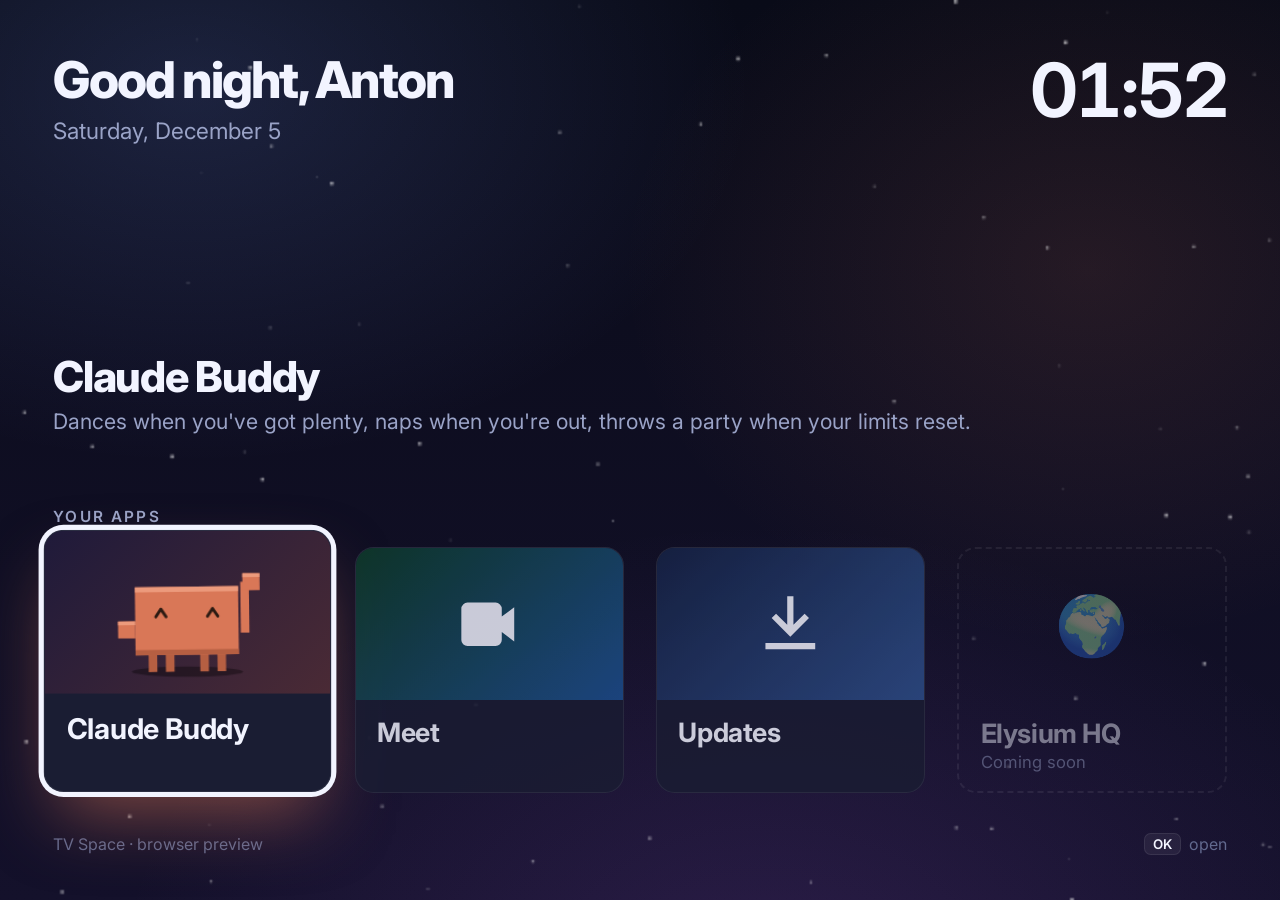
<file: index.html>
<!doctype html>
<html lang="en">
<head>
<meta charset="utf-8">
<meta name="viewport" content="width=device-width, initial-scale=1">
<title>TV Space</title>
<link rel="preconnect" href="https://fonts.googleapis.com">
<link href="https://fonts.googleapis.com/css2?family=Inter:wght@400;500;600;700;800&display=swap" rel="stylesheet">
<link rel="stylesheet" href="shared/tv.css?v=20261021082054">
<style>
  body {
    background:
      radial-gradient(60rem 40rem at 15% 10%, rgba(124, 156, 255, 0.16), transparent 70%),
      radial-gradient(50rem 40rem at 85% 30%, rgba(217, 119, 87, 0.12), transparent 70%),
      radial-gradient(70rem 50rem at 60% 110%, rgba(160, 90, 220, 0.16), transparent 70%),
      linear-gradient(180deg, #090b18, #14112b);
  }
  #stars { position: fixed; inset: 0; width: 100%; height: 100%; }

  main { position: relative; height: 100%; padding: 4rem var(--gutter) 3.4rem; display: flex; flex-direction: column; }

  .top { display: flex; justify-content: space-between; align-items: flex-start; }
  .greeting { font-size: 3.8rem; font-weight: 800; letter-spacing: -0.035em; line-height: 1.05; }
  .date { font-size: 1.7rem; color: var(--muted); margin-top: 0.8rem; }
  .clock { font-size: 5.6rem; font-weight: 700; letter-spacing: -0.04em; line-height: 1; text-align: right; }
  .clock-sub { font-size: 1.3rem; color: var(--muted); text-align: right; margin-top: 0.6rem; }

  /* The hero takes whatever height is left between the header and the tiles, bottom-aligned. */
  .hero { flex: 1; min-height: 0; overflow: hidden; display: flex; flex-direction: column; justify-content: flex-end; padding-bottom: 2.4rem; max-width: 84rem; }
  .shelf { flex: none; }
  .hero-name { font-size: 3.2rem; font-weight: 800; letter-spacing: -0.03em; line-height: 1.1; }
  .hero-desc { font-size: 1.6rem; color: var(--muted); margin-top: 0.5rem; white-space: nowrap; overflow: hidden; text-overflow: ellipsis; }
  .hero-live { display: flex; align-items: center; gap: 0.9rem; font-size: 1.5rem; font-weight: 600; margin-top: 1.1rem; min-height: 2rem; }
  .hero > * { flex: none; transition: opacity 0.25s; }
  .hero.swap > * { opacity: 0; }
  .shelf .eyebrow { margin-bottom: 1.6rem; }
  .tiles { display: flex; gap: 2.4rem; }

  .tile {
    position: relative; width: 20.2rem; flex: none;
    border-radius: var(--radius); background: var(--surface-solid); border: 1px solid var(--line);
    overflow: hidden; opacity: 0.82;
    transition: transform 0.22s cubic-bezier(0.2, 0.9, 0.3, 1.2), opacity 0.22s;
  }
  .tile:focus {
    opacity: 1; transform: scale(1.07) translateY(-0.6rem);
    box-shadow: 0 0 0 0.35rem var(--text), 0 2.4rem 5rem -1rem var(--glow, rgba(124, 156, 255, 0.5));
  }
  .art { position: relative; height: 11.4rem; background: var(--art); }
  .art canvas { position: absolute; inset: 0; width: 100%; height: 100%; }
  .art .icon { position: absolute; inset: 0; display: grid; place-content: center; }
  .meta { padding: 1.2rem 1.6rem 1.4rem; }
  .name { font-size: 2rem; font-weight: 700; letter-spacing: -0.015em; }
  .desc { font-size: 1.25rem; color: var(--muted); margin-top: 0.2rem; }

  .chip {
    position: absolute; left: 1rem; top: 1rem;
    padding: 0.35rem 0.9rem; border-radius: 2rem;
    background: rgba(11, 13, 26, 0.8);
    font-size: 1.2rem; font-weight: 700; display: flex; align-items: center; gap: 0.5rem;
  }
  .chip .swatch { width: 0.7rem; height: 0.7rem; border-radius: 50%; }
  .badge {
    position: absolute; right: 1rem; top: 1rem; padding: 0.3rem 0.9rem; border-radius: 2rem;
    background: var(--warning); color: #1a1406; font-size: 1.15rem; font-weight: 800;
  }

  .tile.soon { opacity: 0.45; background: transparent; border: 0.15rem dashed rgba(255, 255, 255, 0.16); }
  .tile.soon .art { background: transparent; }
  .tile.soon .icon { font-size: 4.4rem; filter: grayscale(0.3); }

  footer { display: flex; justify-content: space-between; margin-top: 3rem; font-size: 1.2rem; color: var(--faint); }
  footer span { display: flex; align-items: center; gap: 0.6rem; }
  [hidden] { display: none !important; }
</style>
</head>
<body>
<canvas id="stars"></canvas>
<main>
  <div class="top">
    <div>
      <div class="greeting" id="greeting">Hello</div>
      <div class="date" id="date"></div>
    </div>
    <div>
      <div class="clock tabular" id="clock"></div>
      <div class="clock-sub" id="next-reset"></div>
    </div>
  </div>

  <section class="hero" id="hero">
    <div class="hero-name" id="hero-name"></div>
    <div class="hero-desc" id="hero-desc"></div>
    <div class="hero-live" id="hero-live"></div>
  </section>

  <section class="shelf">
    <div class="eyebrow">Your apps</div>
    <div class="tiles" id="tiles"></div>
  </section>

  <footer>
    <span id="version">TV Space</span>
    <span><span class="key">OK</span> open</span>
  </footer>
</main>

<script type="module">
import { enableDpad, native, animate, fitCanvas, shortDuration, clockTime } from "./shared/tv.js?v=20261021082054";
import { Robot } from "./shared/robot.js?v=20261021082054";
import { fetchUsage, session, severityColor, POLL_MS } from "./shared/usage.js?v=20261021082054";

// The catalogue. To add an app: make a folder with an index.html next to this file and list it here.
const APPS = [
  {
    id: "claude", name: "Claude Buddy", description: "Your Claude limits, acted out by a little robot",
    long: "Dances when you've got plenty, naps when you're out, throws a party when your limits reset.",
    href: "claude/?v=20261021082054", art: "linear-gradient(135deg, #1f1a3a, #4a2a35)", glow: "rgba(217, 119, 87, 0.55)",
  },
  {
    id: "meet", name: "Meet", description: "Watch a Google Meet meeting on the big screen",
    long: "Type a meeting code and the projector joins as a guest. Experimental: watch and listen only.",
    href: "meet/?v=20261021082054", art: "linear-gradient(135deg, #0f3d2a, #1d4f8f)", glow: "rgba(52, 168, 83, 0.55)",
    icon: `<svg viewBox="0 0 24 24" style="width:5.6rem;height:5.6rem"><path fill="#f2f4ff" d="M3 7a2 2 0 0 1 2-2h9a2 2 0 0 1 2 2v2.5l4-3v11l-4-3V17a2 2 0 0 1-2 2H5a2 2 0 0 1-2-2z"/></svg>`,
  },
  {
    id: "updates", name: "Updates", description: "Check for a new version of TV Space",
    long: "New screens arrive by themselves. New versions of the app install from here.",
    action: () => native?.openUpdates(), art: "linear-gradient(135deg, #172447, #2e4f8a)", glow: "rgba(124, 156, 255, 0.55)",
  },
  { id: "elysium", name: "Elysium HQ", description: "Projects, deadlines and impact", soon: "🌍" },
];

const tiles = document.getElementById("tiles");
for (const app of APPS) {
  const el = document.createElement(app.soon ? "div" : "a");
  el.className = app.soon ? "tile soon" : "tile";
  if (!app.soon) {
    el.href = app.href ?? "#";
    el.dataset.nav = "";
    el.style.setProperty("--art", app.art);
    el.style.setProperty("--glow", app.glow);
    if (app.action) el.addEventListener("click", (e) => { e.preventDefault(); app.action(); });
    el.addEventListener("focus", () => showHero(app));
  }
  el.innerHTML = `
    <div class="art" id="art-${app.id}">${app.soon || app.icon ? `<div class="icon">${app.soon ?? app.icon}</div>` : ""}</div>
    <div class="meta">
      <div class="name">${app.name}</div>
      ${app.soon ? `<div class="desc">Coming soon</div>` : ""}
    </div>`;
  tiles.append(el);
}

// ---- Hero: describes the focused app ---------------------------------------------------------------

const live = {}; // per-app one-liners, filled in as data arrives
let heroApp = null;

function showHero(app) {
  const hero = document.getElementById("hero");
  const fill = () => {
    document.getElementById("hero-name").textContent = app.name;
    document.getElementById("hero-desc").textContent = app.long ?? app.description;
    document.getElementById("hero-live").innerHTML = live[app.id] ?? "";
  };
  if (heroApp === null) fill();
  else { hero.classList.add("swap"); setTimeout(() => { fill(); hero.classList.remove("swap"); }, 180); }
  heroApp = app;
}

function setLive(id, html) {
  live[id] = html;
  if (heroApp?.id === id) document.getElementById("hero-live").innerHTML = html;
}

enableDpad();
// Come back to the tile you left from.
const last = sessionStorage.getItem("tile");
const first = document.querySelector(`[data-nav][href^="${last}"]`) ?? document.querySelector("[data-nav]");
first.focus();
showHero(APPS.filter((app) => !app.soon)[[...document.querySelectorAll("[data-nav]")].indexOf(first)]);
tiles.addEventListener("focusin", (e) => sessionStorage.setItem("tile", e.target.getAttribute("href")));

// ---- Header ---------------------------------------------------------------------------------------

function tick() {
  const now = new Date();
  const h = now.getHours();
  const part = h < 5 ? "Good night" : h < 12 ? "Good morning" : h < 18 ? "Good afternoon" : "Good evening";
  document.getElementById("greeting").textContent = `${part}, Anton`;
  document.getElementById("date").textContent = now.toLocaleDateString([], { weekday: "long", day: "numeric", month: "long" });
  document.getElementById("clock").textContent = now.toLocaleTimeString([], { hour: "2-digit", minute: "2-digit", hour12: false });
}
tick();
setInterval(tick, 5000);

// ---- Claude Buddy tile: a live mini robot plus how much is left -----------------------------------

const art = document.getElementById("art-claude");
const mini = document.createElement("canvas");
art.append(mini);
const chip = document.createElement("div");
chip.className = "chip";
chip.hidden = true;
art.append(chip);
const miniCtx = fitCanvas(mini);
const robot = new Robot({ compact: true });

async function refreshUsage() {
  try {
    const usage = await fetchUsage();
    const s = session(usage);
    if (!s) return;
    chip.hidden = false;
    chip.innerHTML = `<span class="swatch" style="background:${severityColor(s)}"></span>${s.left}% left`;
    setLive("claude", `<span class="dot" style="background:${severityColor(s)};box-shadow:0 0 0.8rem ${severityColor(s)}"></span>${s.left}% of your session left · resets ${clockTime(s.resetsAt)}`);
    document.getElementById("next-reset").textContent = s.resetsAt
      ? `Claude resets ${clockTime(s.resetsAt)} · in ${shortDuration(s.resetsAt - Date.now())}` : "";
  } catch {}
}
refreshUsage();
setInterval(refreshUsage, POLL_MS);

// ---- Updates tile ---------------------------------------------------------------------------------

const updatesArt = document.getElementById("art-updates");
updatesArt.innerHTML = `<div class="icon"><svg width="64" height="64" viewBox="0 0 24 24" style="width:5.6rem;height:5.6rem"><path fill="#f2f4ff" d="M11 3h2v9.17l3.59-3.58L18 10l-6 6-6-6 1.41-1.41L11 12.17zM4 18h16v2H4z"/></svg></div>`;
const version = native ? JSON.parse(native.version()) : null;
document.getElementById("version").textContent = version ? `TV Space ${version.name}` : "TV Space · browser preview";

/** Called by the app once it has checked GitHub for a newer version. */
window.onTvUpdate = (info) => {
  updatesArt.querySelector(".badge")?.remove();
  if (info?.available) updatesArt.insertAdjacentHTML("beforeend", `<div class="badge">New · v${info.name}</div>`);
  setLive("updates", info?.available ? `<span class="dot stale"></span>Version ${info.name} is ready to install` : version ? `<span class="dot"></span>You're on the latest version (${version.name})` : "");
};
if (native?.updateInfo) window.onTvUpdate(JSON.parse(native.updateInfo() || "null"));

// ---- Background stars and the mini robot share one animation loop ---------------------------------

// The stars twinkle slowly, so they repaint only a few times a second; the robot gets the full frame rate.
const starCanvas = document.getElementById("stars");
const starCtx = fitCanvas(starCanvas, { maxWidth: 640 });
const stars = Array.from({ length: 70 }, () => ({ x: Math.random(), y: Math.random(), r: 0.5 + Math.random() * 1.2, p: Math.random() * 6 }));
let clock = 0;
let sinceStars = 1;

animate((dt) => {
  clock += dt;
  sinceStars += dt;
  if (sinceStars > 0.3) {
    sinceStars = 0;
    const w = starCanvas.width;
    const h = starCanvas.height;
    starCtx.clearRect(0, 0, w, h);
    starCtx.fillStyle = "#fff";
    const size = Math.max(1, 3 * (w / 1920));
    for (const s of stars) {
      starCtx.globalAlpha = 0.15 + 0.55 * Math.abs(Math.sin(clock * 0.6 + s.p));
      starCtx.fillRect(s.x * w, s.y * h, size * s.r, size * s.r);
    }
  }

  const mw = mini.width;
  const mh = mini.height;
  miniCtx.clearRect(0, 0, mw, mh);
  const u = Math.min(mw / 26, mh / 19);
  robot.step(dt, mw / u);
  robot.draw(miniCtx, mw / 2, mh * 0.86, u, dt);
});
</script>
</body>
</html>
</file>
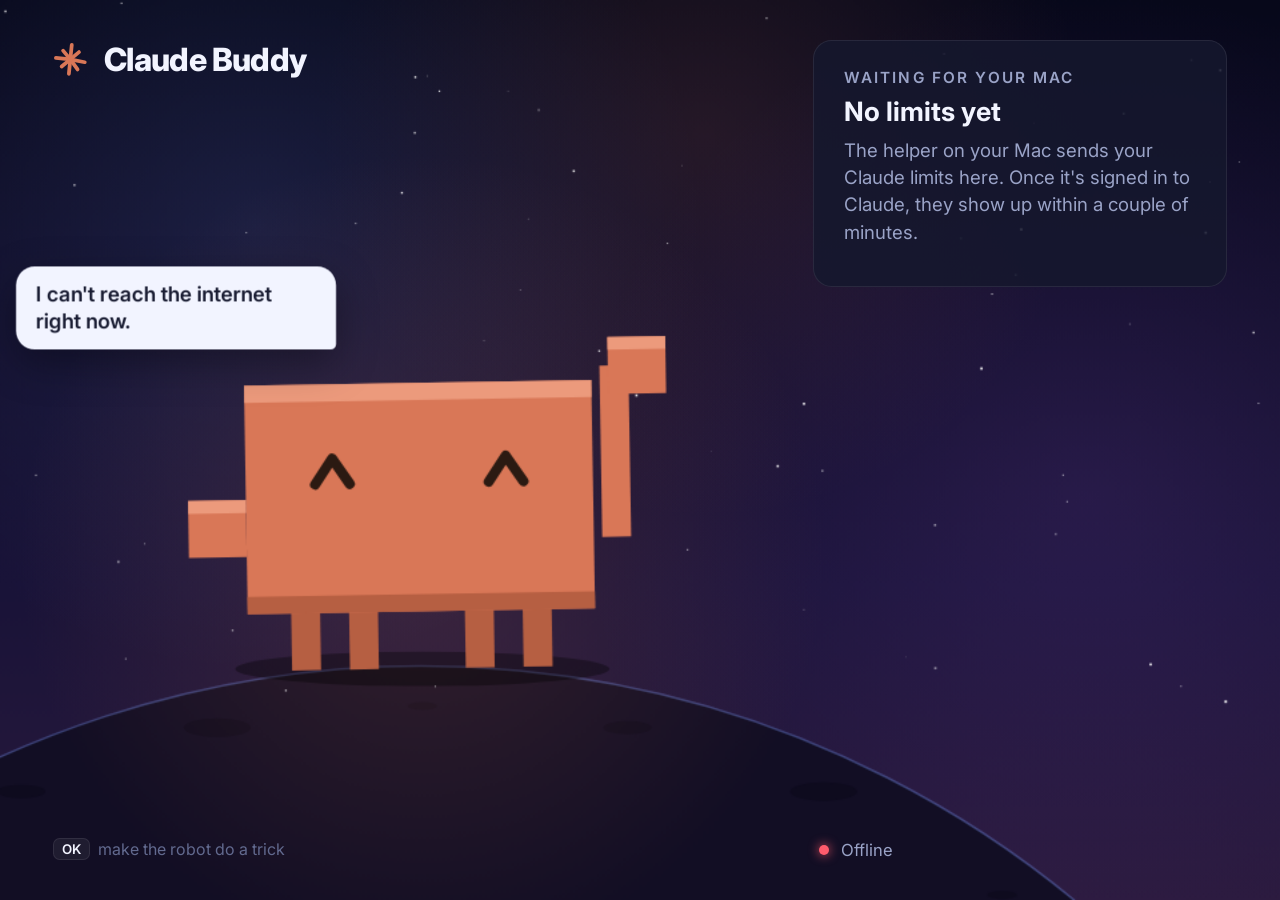
<file: claude/index.html>
<!doctype html>
<html lang="en">
<head>
<meta charset="utf-8">
<meta name="viewport" content="width=device-width, initial-scale=1">
<title>Claude Buddy</title>
<link rel="preconnect" href="https://fonts.googleapis.com">
<link href="https://fonts.googleapis.com/css2?family=Inter:wght@400;500;600;700;800&display=swap" rel="stylesheet">
<link rel="stylesheet" href="../shared/tv.css?v=20261021082054">
<style>
  #scene { position: fixed; inset: 0; width: 100%; height: 100%; }

  header {
    position: fixed; top: 3rem; left: var(--gutter);
    display: flex; align-items: center; gap: 1.2rem;
  }
  header h1 { font-size: 2.4rem; font-weight: 800; letter-spacing: -0.02em; }
  header .spark { width: 2.6rem; height: 2.6rem; }

  /* Speech bubble: follows the robot's head, pops in when the robot says something new. */
  #bubble { position: fixed; left: 0; top: 0; max-width: 24rem; will-change: transform; }
  #bubble p {
    padding: 1.1rem 1.5rem; border-radius: 1.4rem 1.4rem 0.4rem 1.4rem;
    background: var(--text); color: #1a1d33;
    font-size: 1.55rem; font-weight: 600; line-height: 1.3;
    box-shadow: 0 1rem 3rem rgba(0, 0, 0, 0.35);
    transform-origin: 100% 100%;
    opacity: 0;
  }
  #bubble p.show { animation: pop 0.35s cubic-bezier(0.2, 1.4, 0.4, 1) forwards; }
  @keyframes pop { from { opacity: 0; transform: scale(0.6); } to { opacity: 1; transform: scale(1); } }

  aside {
    position: fixed; top: 3rem; right: var(--gutter); bottom: 3rem; width: 31rem;
    display: flex; flex-direction: column; gap: 1.4rem;
  }

  .card { padding: 2rem 2.2rem; }

  .session { display: flex; align-items: center; gap: 2rem; }
  .ring { position: relative; width: 11rem; height: 11rem; flex: none; }
  .ring svg { width: 100%; height: 100%; transform: rotate(-90deg); }
  .ring circle { fill: none; stroke-width: 9; }
  .ring .track { stroke: rgba(255, 255, 255, 0.08); }
  .ring .value { stroke-linecap: round; transition: stroke-dashoffset 1.2s ease, stroke 0.6s; }
  .ring .center {
    position: absolute; inset: 0; display: grid; place-content: center; text-align: center;
  }
  .ring .pct { font-size: 3.6rem; font-weight: 800; letter-spacing: -0.03em; line-height: 1; }
  .ring .pct small { font-size: 1.8rem; font-weight: 700; }
  .ring .sub { font-size: 1.1rem; color: var(--muted); margin-top: 0.3rem; }

  .reset-in { font-size: 2.1rem; font-weight: 700; letter-spacing: -0.02em; margin-top: 0.4rem; white-space: nowrap; }
  .reset-at { font-size: 1.35rem; color: var(--muted); margin-top: 0.2rem; }

  .row + .row { margin-top: 1.6rem; }
  .row-head { display: flex; justify-content: space-between; align-items: baseline; }
  .row-name { font-size: 1.35rem; color: var(--muted); font-weight: 500; }
  .row-pct { font-size: 2.2rem; font-weight: 800; letter-spacing: -0.02em; }
  .row-pct small { font-size: 1.2rem; font-weight: 600; color: var(--muted); margin-left: 0.3rem; }
  .bar { height: 0.8rem; margin-top: 0.7rem; border-radius: 1rem; background: rgba(255, 255, 255, 0.08); overflow: hidden; }
  .bar i { display: block; height: 100%; border-radius: 1rem; transition: width 1.2s ease, background 0.6s; }
  .row-reset { font-size: 1.2rem; color: var(--faint); margin-top: 0.5rem; }

  .status { display: flex; align-items: center; gap: 0.9rem; font-size: 1.25rem; color: var(--muted); margin-top: auto; padding: 0 0.4rem; }

  .setup h2 { font-size: 2rem; font-weight: 700; margin: 0.6rem 0 0.8rem; }
  .setup p { font-size: 1.4rem; color: var(--muted); line-height: 1.45; }
  .setup .detail { font-size: 1.15rem; color: var(--faint); margin-top: 1rem; }

  .hint { position: fixed; left: var(--gutter); bottom: 3rem; font-size: 1.2rem; color: var(--faint); display: flex; gap: 0.6rem; align-items: center; }

  [hidden] { display: none !important; }
</style>
</head>
<body>
<canvas id="scene"></canvas>

<header>
  <svg class="spark" viewBox="-12 -12 24 24" aria-hidden="true">
    <g stroke="#d97757" stroke-width="2.6" stroke-linecap="round">
      <line x1="0" y1="0" x2="10" y2="2"/><line x1="0" y1="0" x2="5" y2="7"/><line x1="0" y1="0" x2="-1" y2="10"/>
      <line x1="0" y1="0" x2="-6" y2="5"/><line x1="0" y1="0" x2="-10" y2="-1"/><line x1="0" y1="0" x2="-5" y2="-6"/>
      <line x1="0" y1="0" x2="1" y2="-10"/><line x1="0" y1="0" x2="6" y2="-5"/>
    </g>
  </svg>
  <h1>Claude Buddy</h1>
</header>

<div id="bubble"><p></p></div>

<aside>
  <section class="card glass" id="session-card" hidden>
    <div class="eyebrow">5-hour session</div>
    <div class="session" style="margin-top: 1.4rem">
      <div class="ring">
        <svg viewBox="0 0 100 100"><circle class="track" cx="50" cy="50" r="44"/><circle class="value" id="ring" cx="50" cy="50" r="44"/></svg>
        <div class="center"><div class="pct tabular" id="session-left">–</div><div class="sub">left</div></div>
      </div>
      <div>
        <div class="row-name">Resets in</div>
        <div class="reset-in tabular" id="session-in">–</div>
        <div class="reset-at" id="session-at"></div>
      </div>
    </div>
  </section>

  <section class="card glass" id="weekly-card" hidden>
    <div class="eyebrow">This week</div>
    <div id="weekly-rows" style="margin-top: 1.4rem"></div>
  </section>

  <section class="card glass setup" id="setup-card" hidden>
    <div class="eyebrow">Waiting for your Mac</div>
    <h2>No limits yet</h2>
    <p>The helper on your Mac sends your Claude limits here. Once it's signed in to Claude, they show up within a couple of minutes.</p>
    <p class="detail" id="setup-detail"></p>
  </section>

  <div class="status"><span class="dot" id="live-dot"></span><span id="status-text">Connecting…</span></div>
</aside>

<div class="hint"><span class="key">OK</span> make the robot do a trick</div>

<script type="module">
import { Robot } from "../shared/robot.js?v=20261021082054";
import { animate, fitCanvas, shortDuration, countdown, clockTime, native } from "../shared/tv.js?v=20261021082054";
import { fetchUsage, session, weekly, tightest, moodFor, severityColor, POLL_MS } from "../shared/usage.js?v=20261021082054";

native?.keepScreenOn?.(true);

const canvas = document.getElementById("scene");
const ctx = fitCanvas(canvas, { onResize: () => paintBackdrop() });
const bubble = document.getElementById("bubble");
const speech = bubble.firstElementChild;
const robot = new Robot();
let usage = null;
let failed = false;

// ---- Speech ---------------------------------------------------------------------------------------

const left = (l) => `${l.left}%`;
const capitalize = (text) => text.charAt(0).toUpperCase() + text.slice(1);
const inText = (l) => (l?.resetsAt ? `in ${shortDuration(l.resetsAt - Date.now())}` : "soon");
const atText = (l) => (l?.resetsAt ? `at ${clockTime(l.resetsAt)}` : "soon");

function line(behavior) {
  if (!usage) return failed ? "I can't reach the internet right now." : "Looking for your limits…";
  if (!usage.limits.length) return "Waiting for your Mac to send your limits.";
  const s = session(usage);
  const w = weekly(usage);
  const t = tightest(usage);
  const lines = {
    sleep: `Out of juice. Back ${atText(t)}. 💤`,
    tired: `Only ${left(t)} left. Fresh limits ${inText(t)}.`,
    stretch: `Running low… ${left(t)} until ${clockTime(t.resetsAt)}.`,
    celebrate: `Fresh limits! ${left(s)} to play with.`,
    typing: `${left(s)} of this session left. Let's build!`,
    think: w ? `This week: ${left(w)} left. Resets ${atText(w)}.` : `Hmm… ${left(s)} left.`,
    walk: `Next reset ${inText(s)}.`,
    dance: `${left(s)} left. Plenty of room!`,
    jump: `${left(s)} left. Let's go!`,
    spin: `Wheee! ${left(s)} left.`,
    wave: `Hi! You've got ${left(s)} until ${clockTime(s.resetsAt)}.`,
    juggle: `Juggling ${left(s)} of your session.`,
    love: w ? `${left(w)} of your week is still free.` : `${left(s)} left. Have fun!`,
    coffee: `Coffee break. ${left(s)} left, reset ${inText(s)}.`,
    read: w ? `Reading up… weekly resets ${atText(w)}.` : null,
  };
  return lines[behavior] ?? null;
}

function say() {
  const text = line(robot.behavior);
  if (!text) { speech.classList.remove("show"); return; }
  if (speech.textContent === text && speech.classList.contains("show")) return;
  speech.textContent = text;
  speech.classList.remove("show");
  void speech.offsetWidth; // restart the pop animation
  speech.classList.add("show");
}

robot.onBehavior = say;

document.addEventListener("keydown", (e) => {
  if (e.key === "Enter" || e.key === " ") robot.trick();
});

// ---- Limits panel ---------------------------------------------------------------------------------

function render() {
  const has = usage && usage.limits.length > 0;
  document.getElementById("session-card").hidden = !has;
  document.getElementById("setup-card").hidden = has;

  const dot = document.getElementById("live-dot");
  const status = document.getElementById("status-text");
  const age = usage?.updatedAt ? Date.now() - usage.updatedAt : null;
  if (failed && !usage) { dot.className = "dot off"; status.textContent = "Offline"; }
  else if (failed) { dot.className = "dot off"; status.textContent = "Offline · showing last known values"; }
  else if (age != null && age > 20 * 60000) { dot.className = "dot stale"; status.textContent = `Last update ${shortDuration(age)} ago · is your Mac on?`; }
  else if (age != null) { dot.className = "dot"; status.textContent = age < 60000 ? "Live · updated just now" : `Live · updated ${shortDuration(age)} ago`; }

  if (!has) {
    document.getElementById("setup-detail").textContent = usage?.error ?? "";
    document.getElementById("weekly-card").hidden = true;
    return;
  }

  const s = session(usage);
  const ring = document.getElementById("ring");
  const circumference = 2 * Math.PI * 44;
  ring.style.strokeDasharray = circumference;
  ring.style.strokeDashoffset = circumference * (1 - s.left / 100);
  ring.style.stroke = severityColor(s);
  document.getElementById("session-left").innerHTML = `${s.left}<small>%</small>`;
  document.getElementById("session-in").dataset.reset = s.resetsAt?.getTime() ?? "";
  document.getElementById("session-at").textContent = s.resetsAt ? `at ${clockTime(s.resetsAt)}` : "";

  const others = usage.limits.filter((l) => l !== s);
  document.getElementById("weekly-card").hidden = others.length === 0;
  document.getElementById("weekly-rows").innerHTML = others.map((l) => `
    <div class="row">
      <div class="row-head">
        <span class="row-name">${capitalize(l.label.replace(/^Weekly · /, ""))}</span>
        <span class="row-pct tabular">${l.left}%<small>left</small></span>
      </div>
      <div class="bar"><i style="width:${l.left}%; background:${severityColor(l)}"></i></div>
      <div class="row-reset" data-reset="${l.resetsAt?.getTime() ?? ""}" data-at="${l.resetsAt ? clockTime(l.resetsAt) : ""}"></div>
    </div>`).join("");
}

async function refresh() {
  try {
    usage = await fetchUsage();
    failed = false;
  } catch {
    failed = true;
  }
  robot.setMood(moodFor(usage));
  render();
  tick();
  say();
}

/** Every second: the countdowns, which are exact because the reset times are known. */
function tick() {
  const now = Date.now();
  for (const el of document.querySelectorAll("[data-reset]")) {
    const at = Number(el.dataset.reset);
    if (!at) { el.textContent = ""; continue; }
    el.textContent = el.dataset.at ? `Resets ${el.dataset.at} · in ${countdown(at - now)}` : countdown(at - now);
  }
}

refresh();
setInterval(refresh, POLL_MS);
setInterval(tick, 1000);
setInterval(render, 15000); // the "updated 2m ago" line

// ---- Scene ----------------------------------------------------------------------------------------
// The sky, nebulae, planet and glow never change, so they are painted once into `backdrop` and copied
// onto the screen each frame. Only the twinkling stars, the shooting star and the robot are drawn live.

const stars = Array.from({ length: 70 }, () => ({
  x: Math.random(), y: Math.random() * 0.8, r: 0.5 + Math.random() * 1.2, phase: Math.random() * 6, speed: 0.4 + Math.random(),
}));
const backdrop = document.createElement("canvas");
let shooting = null;
let nextShot = 4;
let clock = 0;

const layout = () => {
  const w = canvas.width;
  const h = canvas.height;
  return { w, h, scale: w / 1920, cx: w * 0.33, ground: h * 0.74, R: w * 0.8, u: h * 0.032 };
};

function paintBackdrop() {
  const { w, h, scale, cx, ground, R } = layout();
  backdrop.width = w;
  backdrop.height = h;
  const b = backdrop.getContext("2d");

  const sky = b.createLinearGradient(0, 0, 0, h);
  sky.addColorStop(0, "#07081a");
  sky.addColorStop(0.65, "#191338");
  sky.addColorStop(1, "#2a1a3d");
  b.fillStyle = sky;
  b.fillRect(0, 0, w, h);

  for (const [nx, ny, nr, color] of [[0.2, 0.25, 0.35, "124,156,255"], [0.55, 0.15, 0.3, "217,119,87"], [0.85, 0.55, 0.4, "160,90,220"]]) {
    const g = b.createRadialGradient(nx * w, ny * h, 0, nx * w, ny * h, nr * w);
    g.addColorStop(0, `rgba(${color},0.13)`);
    g.addColorStop(1, `rgba(${color},0)`);
    b.fillStyle = g;
    b.fillRect(0, 0, w, h);
  }

  // The little planet the robot lives on.
  const planet = b.createRadialGradient(cx, ground - R * 0.02, R * 0.85, cx, ground + R, R);
  planet.addColorStop(0, "#3b2c5e");
  planet.addColorStop(0.08, "#2a2048");
  planet.addColorStop(1, "#120e24");
  b.fillStyle = planet;
  b.beginPath();
  b.arc(cx, ground + R, R, 0, Math.PI * 2);
  b.fill();
  b.strokeStyle = "rgba(124,156,255,0.35)";
  b.lineWidth = 3 * scale;
  b.beginPath();
  b.arc(cx, ground + R, R, Math.PI * 1.15, Math.PI * 1.85);
  b.stroke();
  b.fillStyle = "rgba(10,8,24,0.45)";
  for (let i = 0; i < 7; i++) {
    const a = Math.PI * 1.5 + (i * 0.21 - 0.63);
    b.beginPath();
    b.ellipse(cx + Math.cos(a) * (R - 60 * scale), ground + R + Math.sin(a) * (R - 60 * scale), (22 + (i % 3) * 14) * scale, (6 + (i % 3) * 4) * scale, 0, 0, Math.PI * 2);
    b.fill();
  }

  // Warm glow behind the robot.
  const glow = b.createRadialGradient(cx, ground - h * 0.12, 0, cx, ground - h * 0.12, h * 0.45);
  glow.addColorStop(0, "rgba(217,119,87,0.18)");
  glow.addColorStop(1, "rgba(217,119,87,0)");
  b.fillStyle = glow;
  b.fillRect(0, 0, w, h);
}

function drawScene(dt) {
  const { w, h, scale, cx, ground, u } = layout();
  clock += dt;
  ctx.drawImage(backdrop, 0, 0);

  ctx.fillStyle = "#fff";
  const size = Math.max(1, 2.2 * scale);
  for (const s of stars) {
    ctx.globalAlpha = 0.25 + 0.75 * Math.abs(Math.sin(clock * s.speed + s.phase));
    ctx.fillRect(s.x * w, s.y * h, size * s.r, size * s.r);
  }
  ctx.globalAlpha = 1;

  // A shooting star every few seconds.
  nextShot -= dt;
  if (nextShot <= 0) {
    shooting = { x: Math.random() * w * 0.6, y: Math.random() * h * 0.3, t: 0 };
    nextShot = 6 + Math.random() * 10;
  }
  if (shooting) {
    shooting.t += dt;
    const p = shooting.t / 0.9;
    if (p > 1) shooting = null;
    else {
      const x = shooting.x + p * w * 0.25;
      const y = shooting.y + p * h * 0.12;
      ctx.strokeStyle = `rgba(255,255,255,${(1 - p) * 0.8})`;
      ctx.lineWidth = 2.5 * scale;
      ctx.beginPath();
      ctx.moveTo(x, y);
      ctx.lineTo(x - w * 0.08, y - h * 0.04);
      ctx.stroke();
    }
  }

  robot.step(dt, (w * 0.62) / u);
  placeBubble(robot.draw(ctx, cx, ground, u, dt));
}

let bubbleX = null;
let bubbleY = null;

function placeBubble(head) {
  const ratio = canvas.width / innerWidth;
  const right = (head.x - 4 * layout().u) / ratio;
  const bottom = (head.headTop - 1.2 * layout().u) / ratio;
  const x = Math.max(16, right - bubble.offsetWidth);
  const y = Math.max(16, bottom - bubble.offsetHeight);
  bubbleX = bubbleX == null ? x : bubbleX + (x - bubbleX) * 0.25;
  bubbleY = bubbleY == null ? y : bubbleY + (y - bubbleY) * 0.25;
  bubble.style.transform = `translate(${bubbleX}px, ${bubbleY}px)`;
}

paintBackdrop();
animate(drawScene);
</script>
</body>
</html>
</file>
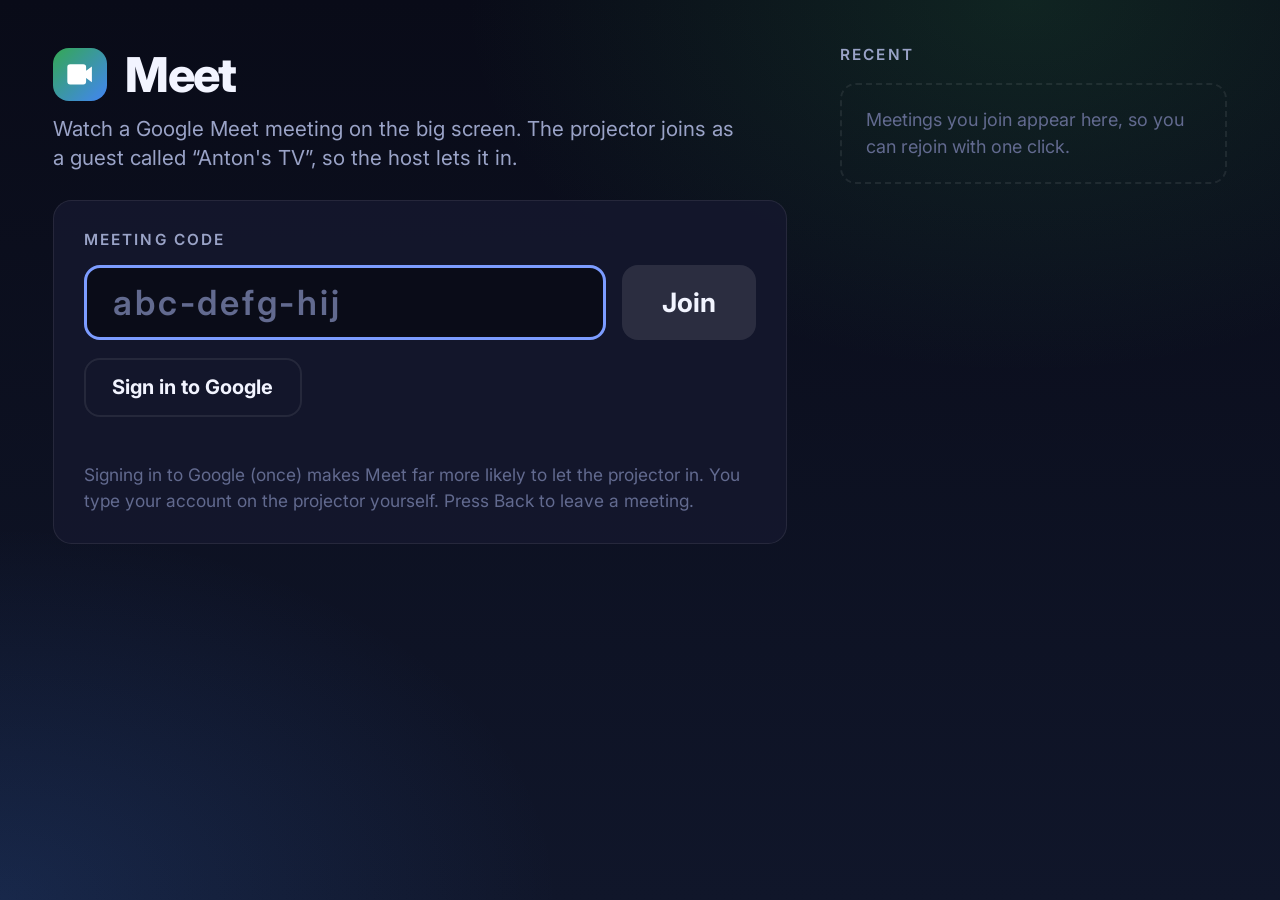
<file: meet/index.html>
<!doctype html>
<html lang="en">
<head>
<meta charset="utf-8">
<meta name="viewport" content="width=device-width, initial-scale=1">
<title>Meet</title>
<link rel="preconnect" href="https://fonts.googleapis.com">
<link href="https://fonts.googleapis.com/css2?family=Inter:wght@400;500;600;700;800&display=swap" rel="stylesheet">
<link rel="stylesheet" href="../shared/tv.css?v=20261021082054">
<style>
  body {
    background:
      radial-gradient(60rem 40rem at 80% 0%, rgba(52, 168, 83, 0.16), transparent 70%),
      radial-gradient(60rem 40rem at 0% 100%, rgba(66, 133, 244, 0.16), transparent 70%),
      linear-gradient(180deg, #090b18, #10162a);
  }
  main { height: 100%; padding: 3.4rem var(--gutter); display: grid; grid-template-columns: minmax(0, 1fr) 29rem; gap: 4rem; }

  h1 { font-size: 3.6rem; font-weight: 800; letter-spacing: -0.035em; display: flex; align-items: center; gap: 1.4rem; }
  h1 .logo { width: 4rem; height: 4rem; border-radius: 1.2rem; background: linear-gradient(135deg, #34a853, #4285f4); display: grid; place-content: center; }
  .lead { font-size: 1.55rem; color: var(--muted); margin-top: 0.8rem; max-width: 52rem; line-height: 1.4; }

  /* Kept near the top so the on-screen keyboard (the bottom half of the screen) doesn't cover it. */
  .join { margin-top: 2rem; padding: 2.2rem; }
  .join label { display: block; }
  .field { display: flex; gap: 1.2rem; margin-top: 1.2rem; }
  input {
    flex: 1; min-width: 0; height: 5.6rem; padding: 0 2rem; border-radius: 1.2rem;
    border: 0.25rem solid var(--line); background: rgba(0, 0, 0, 0.3); color: var(--text);
    font: 600 2.6rem Inter, Roboto, sans-serif; letter-spacing: 0.08em;
  }
  input::placeholder { color: var(--faint); letter-spacing: 0.08em; }
  input:focus { border-color: var(--accent); background: rgba(0, 0, 0, 0.45); }
  .button {
    height: 5.6rem; padding: 0 3rem; border-radius: 1.2rem; border: 0;
    background: rgba(255, 255, 255, 0.1); color: var(--text); font: 700 2rem Inter, Roboto, sans-serif;
    transition: transform 0.15s, background 0.15s;
  }
  .button:focus { background: #34a853; transform: scale(1.05); box-shadow: 0 0 0 0.3rem var(--text); }
  .button.ghost { height: 4.4rem; font-size: 1.5rem; padding: 0 2rem; background: transparent; border: 0.15rem solid var(--line); }
  .error { color: var(--critical); font-size: 1.4rem; margin-top: 1rem; min-height: 2rem; }
  .note { font-size: 1.3rem; color: var(--faint); margin-top: 0.4rem; line-height: 1.5; }

  aside h2 { margin-bottom: 1.4rem; }
  .list { display: flex; flex-direction: column; gap: 1rem; }
  .meeting {
    display: flex; align-items: center; justify-content: space-between; gap: 1rem;
    padding: 1.4rem 1.8rem; border-radius: 1.2rem; background: var(--surface); border: 1px solid var(--line);
    transition: transform 0.15s, background 0.15s;
  }
  .meeting:focus { background: rgba(52, 168, 83, 0.25); transform: scale(1.03); box-shadow: 0 0 0 0.3rem var(--text); }
  .meeting .title { font-size: 1.6rem; font-weight: 700; }
  .meeting .when { font-size: 1.2rem; color: var(--muted); margin-top: 0.2rem; }
  .meeting .go { font-size: 1.3rem; font-weight: 700; color: #7ee2a0; }
  .empty { font-size: 1.35rem; color: var(--faint); line-height: 1.5; padding: 1.6rem 1.8rem; border: 0.15rem dashed var(--line); border-radius: 1.2rem; }
</style>
</head>
<body>
<main>
  <section>
    <h1>
      <span class="logo"><svg viewBox="0 0 24 24" style="width:2.6rem;height:2.6rem"><path fill="#fff" d="M3 7a2 2 0 0 1 2-2h9a2 2 0 0 1 2 2v2.5l4-3v11l-4-3V17a2 2 0 0 1-2 2H5a2 2 0 0 1-2-2z"/></svg></span>
      Meet
    </h1>
    <p class="lead">Watch a Google Meet meeting on the big screen. The projector joins as a guest called “Anton's TV”, so the host lets it in.</p>

    <div class="join glass">
      <label class="eyebrow" for="code">Meeting code</label>
      <div class="field">
        <input id="code" data-nav autocomplete="off" autocapitalize="off" spellcheck="false" placeholder="abc-defg-hij">
        <button class="button" id="go" data-nav>Join</button>
      </div>
      <div style="margin-top:1.4rem"><button class="button ghost" id="signin" data-nav>Sign in to Google</button></div>
      <div class="error" id="error"></div>
      <p class="note">Signing in to Google (once) makes Meet far more likely to let the projector in. You type your account on the projector yourself. Press Back to leave a meeting.</p>
    </div>
  </section>

  <aside>
    <div class="eyebrow" style="margin-bottom:1.4rem">Recent</div>
    <div class="list" id="recent"></div>
  </aside>
</main>

<script type="module">
import { enableDpad, native } from "../shared/tv.js?v=20261021082054";

const input = document.getElementById("code");
const error = document.getElementById("error");

/** "abc-defg-hij" from a code typed any way, or a meet.google.com link. */
function parse(text) {
  const letters = text.toLowerCase().replace(/^.*meet\.google\.com\//, "").replace(/[^a-z]/g, "");
  return letters.length === 10 ? `${letters.slice(0, 3)}-${letters.slice(3, 7)}-${letters.slice(7)}` : null;
}

function recent() {
  try { return JSON.parse(localStorage.getItem("meet.recent") ?? "[]"); } catch { return []; }
}

function join(code) {
  const list = [code, ...recent().filter((c) => c !== code)].slice(0, 5);
  try { localStorage.setItem("meet.recent", JSON.stringify(list)); } catch {}
  if (native?.openMeet) native.openMeet(code);
  else if (native) error.textContent = "This needs the newest TV Space: go Home → Updates → Update now.";
  else window.open(`https://meet.google.com/${code}`, "_blank");
  renderRecent();
}

function submit() {
  const code = parse(input.value);
  if (!code) { error.textContent = "A meeting code has 10 letters, like abc-defg-hij."; return; }
  error.textContent = "";
  input.value = code;
  join(code);
}

document.getElementById("go").addEventListener("click", submit);
document.getElementById("signin").addEventListener("click", () => {
  if (native?.signInToGoogle) native.signInToGoogle();
  else error.textContent = "This needs the newest TV Space: go Home → Updates → Update now.";
});
input.addEventListener("keydown", (e) => { if (e.key === "Enter") submit(); });
input.addEventListener("input", () => { error.textContent = ""; });

function renderRecent() {
  const codes = recent();
  const box = document.getElementById("recent");
  box.innerHTML = codes.length
    ? codes.map((c) => `<a href="#" class="meeting" data-nav data-code="${c}"><div><div class="title tabular">${c}</div><div class="when">Joined recently</div></div><span class="go">Join ›</span></a>`).join("")
    : `<div class="empty">Meetings you join appear here, so you can rejoin with one click.</div>`;
  box.querySelectorAll("[data-code]").forEach((a) => a.addEventListener("click", (e) => { e.preventDefault(); join(a.dataset.code); }));
}

renderRecent();
enableDpad();
input.focus();
</script>
</body>
</html>
</file>
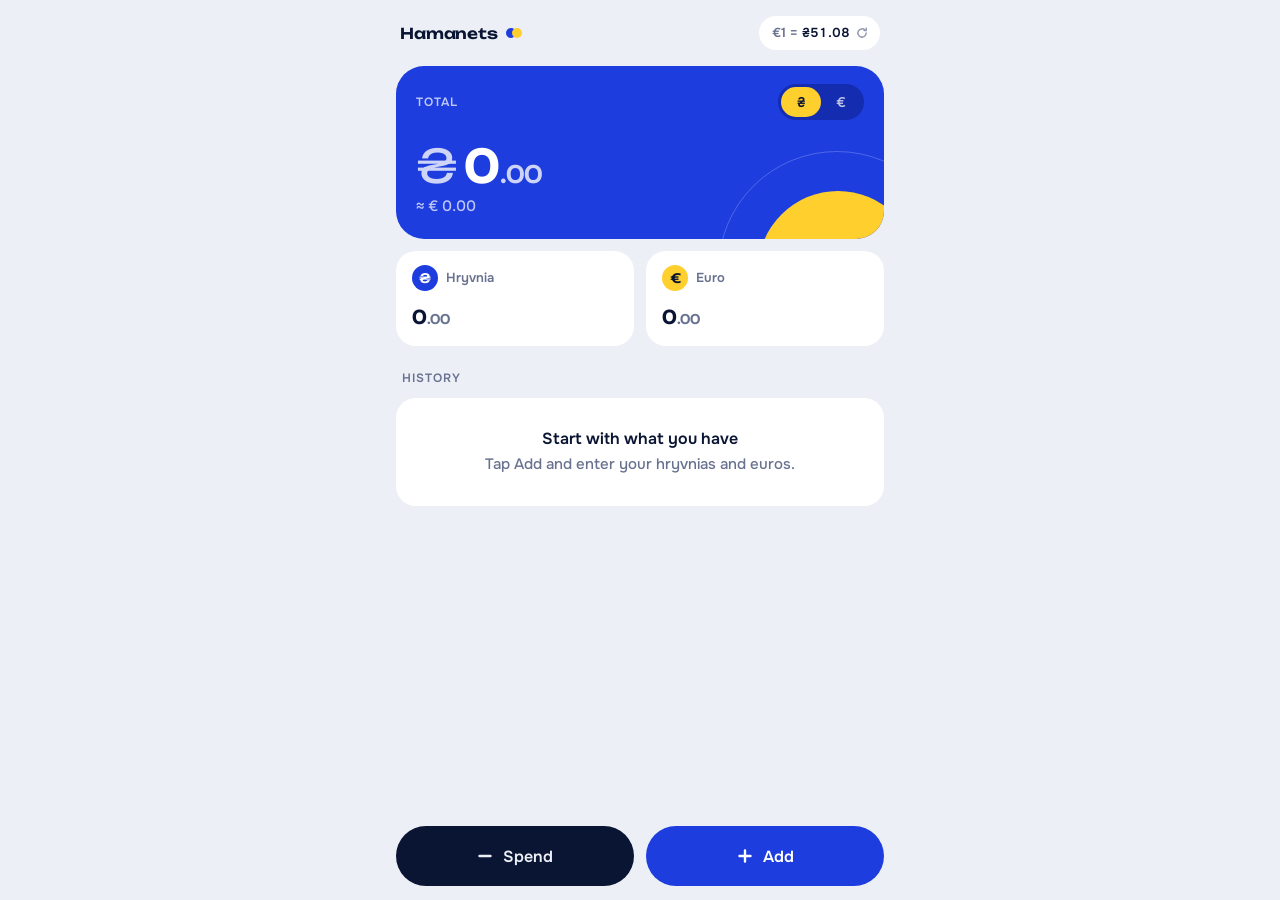
<file: money-tracker/app/assets/index.html>
<!doctype html>
<html lang="en">
<head>
<meta charset="utf-8">
<meta name="viewport" content="width=device-width, initial-scale=1, maximum-scale=1, user-scalable=no, viewport-fit=cover">
<title>Hamanets</title>
<style>
/* Layout: one screen. Cobalt total card on top, two wallet tiles, history below, two thumb-reach buttons pinned at the bottom. */
@font-face { font-family: "Unbounded"; font-weight: 400 800; src: url(fonts/Unbounded-latin.woff2) format("woff2"); }
@font-face { font-family: "Unbounded"; font-weight: 400 800; src: url(fonts/Unbounded-money.woff2) format("woff2"); unicode-range: U+20B4, U+2248, U+2190; }
@font-face { font-family: "Onest"; font-weight: 400 700; src: url(fonts/Onest-latin.woff2) format("woff2"); }
@font-face { font-family: "Onest"; font-weight: 400 700; src: url(fonts/Onest-money.woff2) format("woff2"); unicode-range: U+20B4, U+2248, U+2190; }

:root {
  --bg: #ECEFF6;
  --surface: #FFFFFF;
  --ink: #0A1433;
  --muted: #68718F;
  --line: #DCE1EE;
  --cobalt: #1D3DDF;
  --cobalt-deep: #142CB0;
  --on-cobalt: #FFFFFF;
  --on-cobalt-soft: rgba(255,255,255,.72);
  --sun: #FFCF2D;
  --on-sun: #0A1433;
  --gain: #0B8A5C;
  --danger: #D2343F;
  --scrim: rgba(10,20,51,.42);
  --key: #F1F3F9;
  --display: "Unbounded", "Onest", system-ui, sans-serif;
  --body: "Onest", system-ui, -apple-system, "Segoe UI", Roboto, sans-serif;
  --r-lg: 28px;
  --r-md: 20px;
  color-scheme: light;
}
@media (prefers-color-scheme: dark) {
  :root:not([data-theme="light"]) {
    --bg: #060A18; --surface: #10172F; --ink: #EEF1FB; --muted: #8B94B6; --line: #1F2849;
    --cobalt: #2947EE; --cobalt-deep: #1A31BF; --gain: #45D69E; --danger: #FF6B74;
    --scrim: rgba(0,0,0,.6); --key: #18203D; color-scheme: dark;
  }
}
:root[data-theme="dark"] {
  --bg: #060A18; --surface: #10172F; --ink: #EEF1FB; --muted: #8B94B6; --line: #1F2849;
  --cobalt: #2947EE; --cobalt-deep: #1A31BF; --gain: #45D69E; --danger: #FF6B74;
  --scrim: rgba(0,0,0,.6); --key: #18203D; color-scheme: dark;
}

* { box-sizing: border-box; margin: 0; -webkit-tap-highlight-color: transparent; }
html, body { height: 100%; }
body {
  background: var(--bg); color: var(--ink);
  font: 500 15px/1.35 var(--body);
  -webkit-user-select: none; user-select: none;
  overscroll-behavior: none; overflow: hidden;
}
button { font: inherit; color: inherit; background: none; border: 0; padding: 0; cursor: pointer; }
button:focus-visible, input:focus-visible { outline: 2px solid var(--sun); outline-offset: 2px; }
.num { font-family: var(--display); font-variant-numeric: tabular-nums; letter-spacing: -.02em; white-space: nowrap; }

/* ---------- screen ---------- */
#app { height: 100%; display: flex; flex-direction: column; max-width: 520px; margin: 0 auto; }
#scroll {
  flex: 1; min-height: 0; overflow-y: auto; overscroll-behavior: contain;
  padding-block: calc(14px + env(safe-area-inset-top, 0px)) 24px;
  padding-left: max(16px, env(safe-area-inset-left, 0px));
  padding-right: max(16px, env(safe-area-inset-right, 0px));
  display: flex; flex-direction: column; gap: 12px;
}
#scroll::-webkit-scrollbar { display: none; }

header { display: flex; align-items: center; justify-content: space-between; padding: 2px 4px 4px; }
.mark { font: 600 15px var(--display); letter-spacing: -.01em; display: flex; align-items: center; gap: 8px; }
.mark i { width: 10px; height: 10px; border-radius: 50%; background: var(--sun); box-shadow: -6px 0 0 var(--cobalt); margin-left: 6px; }
.rate {
  display: flex; align-items: center; gap: 6px; height: 34px; padding: 0 12px 0 13px;
  border-radius: 17px; background: var(--surface); color: var(--muted); font-size: 13px; font-weight: 600;
}
.rate b { color: var(--ink); font-weight: 600; font-variant-numeric: tabular-nums; }
.rate svg { width: 12px; height: 12px; opacity: .7; }
.rate.spin svg { animation: spin .8s linear infinite; }
@keyframes spin { to { transform: rotate(360deg); } }

/* total card */
.total {
  position: relative; overflow: hidden; border-radius: var(--r-lg);
  background: var(--cobalt); color: var(--on-cobalt);
  padding: 18px 20px 22px; display: flex; flex-direction: column; gap: 22px;
}
.total::before { /* the coin */
  content: ""; position: absolute; right: -34px; bottom: -112px; width: 160px; height: 160px; border-radius: 50%;
  background: var(--sun);
}
.total::after {
  content: ""; position: absolute; right: -72px; bottom: -150px; width: 236px; height: 236px; border-radius: 50%;
  border: 1.5px solid rgba(255,255,255,.22);
}
.total > * { position: relative; z-index: 1; }
.total-top { display: flex; align-items: center; justify-content: space-between; }
.eyebrow { font-size: 12px; font-weight: 600; letter-spacing: .09em; text-transform: uppercase; color: var(--on-cobalt-soft); }
.seg { display: inline-flex; padding: 3px; border-radius: 999px; background: var(--cobalt-deep); }
.seg button {
  min-width: 40px; height: 30px; padding: 0 12px; border-radius: 999px;
  font: 600 14px var(--body); color: var(--on-cobalt-soft); transition: background .18s, color .18s;
}
.seg button[aria-pressed="true"] { background: var(--sun); color: var(--on-sun); }
.total-fig { display: flex; flex-direction: column; gap: 6px; min-width: 0; }
#big { font-weight: 600; font-size: 46px; line-height: 1.05; display: block; transform-origin: left center; }
#big .sym { font-weight: 400; opacity: .78; margin-right: .16em; }
#big .frac { font-size: .52em; font-weight: 500; opacity: .78; }
#alt { font-size: 15px; font-weight: 500; color: var(--on-cobalt-soft); font-variant-numeric: tabular-nums; }

/* wallets */
.wallets { display: grid; grid-template-columns: 1fr 1fr; gap: 12px; }
.wallet {
  text-align: left; background: var(--surface); border-radius: var(--r-md); padding: 14px 16px 16px;
  display: flex; flex-direction: column; gap: 14px; min-width: 0; transition: transform .12s;
}
.wallet:active, .row:active, .rate:active { transform: scale(.98); }
.wallet-head { display: flex; align-items: center; gap: 8px; color: var(--muted); font-size: 13px; font-weight: 600; }
.badge {
  width: 26px; height: 26px; border-radius: 50%; display: grid; place-items: center; flex: none;
  font: 600 13px var(--display); background: var(--cobalt); color: var(--on-cobalt);
}
.badge.eur { background: var(--sun); color: var(--on-sun); }
.wallet .num { font-size: 19px; font-weight: 600; display: block; transform-origin: left center; }
.wallet .num .frac { font-size: .7em; font-weight: 500; color: var(--muted); }
.neg { color: var(--danger); }

/* history */
.section { display: flex; align-items: baseline; justify-content: space-between; padding: 12px 6px 0; }
.section h2 { font: 600 12px var(--body); letter-spacing: .09em; text-transform: uppercase; color: var(--muted); }
.list { background: var(--surface); border-radius: var(--r-md); overflow: hidden; }
.row {
  width: 100%; display: flex; align-items: center; gap: 12px; padding: 13px 16px; text-align: left;
  transition: transform .12s;
}
.row + .row { border-top: 1px solid var(--line); }
.dot { width: 34px; height: 34px; border-radius: 50%; flex: none; display: grid; place-items: center; background: var(--key); color: var(--ink); }
.dot svg { width: 14px; height: 14px; }
.row.in .dot { color: var(--gain); }
.row-main { flex: 1; min-width: 0; display: flex; flex-direction: column; gap: 1px; }
.row-title { font-weight: 600; white-space: nowrap; overflow: hidden; text-overflow: ellipsis; }
.row-sub { font-size: 12.5px; color: var(--muted); }
.row-amt { font: 600 15px var(--body); font-variant-numeric: tabular-nums; white-space: nowrap; }
.row.in .row-amt { color: var(--gain); }
.empty { padding: 30px 22px 32px; text-align: center; color: var(--muted); display: flex; flex-direction: column; gap: 4px; }
.empty b { color: var(--ink); font-weight: 600; font-size: 16px; }

/* bottom actions */
.actions {
  display: grid; grid-template-columns: 1fr 1fr; gap: 12px;
  padding-block: 10px calc(14px + env(safe-area-inset-bottom, 0px));
  padding-left: max(16px, env(safe-area-inset-left, 0px));
  padding-right: max(16px, env(safe-area-inset-right, 0px));
  background: linear-gradient(to top, var(--bg) 72%, transparent);
  margin-top: -18px; position: relative; z-index: 2;
}
.btn {
  height: 60px; border-radius: 30px; display: flex; align-items: center; justify-content: center; gap: 10px;
  font: 600 16px var(--body); transition: transform .12s, opacity .15s;
}
.btn:active { transform: scale(.97); }
.btn svg { width: 16px; height: 16px; }
.btn.add { background: var(--cobalt); color: var(--on-cobalt); }
.btn.spend { background: var(--ink); color: var(--bg); }
.btn.ghost { background: var(--key); color: var(--ink); }
.btn.danger { background: var(--danger); color: #fff; }
.btn[disabled] { opacity: .35; pointer-events: none; }

/* ---------- sheets ---------- */
.scrim { position: fixed; inset: 0; background: var(--scrim); opacity: 0; pointer-events: none; transition: opacity .22s; z-index: 10; }
.scrim.on { opacity: 1; pointer-events: auto; }
.sheet {
  position: fixed; left: 0; right: 0; bottom: 0; z-index: 11; max-width: 520px; margin: 0 auto;
  background: var(--surface); border-radius: var(--r-lg) var(--r-lg) 0 0;
  padding-block: 10px calc(16px + env(safe-area-inset-bottom, 0px));
  padding-left: max(16px, env(safe-area-inset-left, 0px));
  padding-right: max(16px, env(safe-area-inset-right, 0px));
  display: flex; flex-direction: column; gap: 14px;
  transform: translateY(105%); transition: transform .28s cubic-bezier(.2,.85,.25,1);
  max-height: 100%; overflow-y: auto;
}
.sheet.on { transform: none; }
.grab { width: 38px; height: 4px; border-radius: 2px; background: var(--line); align-self: center; }
.sheet-top { display: flex; align-items: center; justify-content: space-between; gap: 10px; }
.pick { display: inline-flex; padding: 3px; border-radius: 999px; background: var(--key); }
.pick button {
  height: 36px; padding: 0 16px; min-width: 46px; border-radius: 999px;
  font: 600 14px var(--body); color: var(--muted); transition: background .18s, color .18s;
}
.pick button[aria-pressed="true"] { background: var(--ink); color: var(--surface); }
.pick.cur button[aria-pressed="true"] { background: var(--sun); color: var(--on-sun); }
.entry { display: flex; flex-direction: column; align-items: center; gap: 4px; padding: 10px 0 2px; min-width: 0; }
.entry .num { font-size: 44px; font-weight: 600; line-height: 1.1; max-width: 100%; }
.entry .num .sym { font-weight: 400; color: var(--muted); margin-right: .16em; }
.entry .num.zero .val { color: var(--muted); opacity: .55; }
.entry small { font-size: 14px; color: var(--muted); font-variant-numeric: tabular-nums; min-height: 19px; }
.note {
  width: 100%; height: 48px; border-radius: 24px; border: 0; background: var(--key); color: var(--ink);
  padding: 0 18px; font: 500 15px var(--body); text-align: center; -webkit-user-select: text; user-select: text;
}
.note::placeholder { color: var(--muted); }
.keys { display: grid; grid-template-columns: repeat(3, 1fr); gap: 8px; }
.keys button {
  height: 54px; border-radius: 18px; background: var(--key); font: 500 21px var(--display);
  display: grid; place-items: center; transition: transform .08s, background .12s;
}
.keys button:active { transform: scale(.94); background: var(--line); }
.keys svg { width: 24px; height: 24px; }
.sheet h3 { font: 600 18px var(--display); letter-spacing: -.01em; }
.sheet p { color: var(--muted); }
.stack { display: flex; flex-direction: column; gap: 8px; }
.detail { display: flex; flex-direction: column; gap: 6px; padding: 6px 4px 4px; }
.detail .num { font-size: 30px; font-weight: 600; }

.toast {
  position: fixed; left: 50%; bottom: calc(96px + env(safe-area-inset-bottom, 0px)); z-index: 20;
  transform: translate(-50%, 16px); opacity: 0; pointer-events: none;
  background: var(--ink); color: var(--bg); padding: 10px 16px; border-radius: 999px; font-size: 14px; font-weight: 600;
  transition: opacity .2s, transform .2s; white-space: nowrap;
}
.toast.on { opacity: 1; transform: translate(-50%, 0); }

@media (max-height: 640px) {
  .keys button { height: 46px; }
  .entry .num { font-size: 36px; }
  .sheet { gap: 10px; }
}
@media (prefers-reduced-motion: reduce) { * { transition: none !important; animation: none !important; } }
</style>
</head>
<body>
<div id="app">
  <div id="scroll">
    <header>
      <div class="mark">Hamanets<i></i></div>
      <button class="rate" id="rateChip" aria-label="Exchange rate">
        <span>€1 = <b id="rateTxt"></b></span>
        <svg viewBox="0 0 16 16" fill="none" stroke="currentColor" stroke-width="2" stroke-linecap="round"><path d="M13.5 8a5.5 5.5 0 1 1-1.6-3.9"/><path d="M13.6 1.8v2.8h-2.8"/></svg>
      </button>
    </header>

    <section class="total" aria-label="Total balance">
      <div class="total-top">
        <span class="eyebrow">Total</span>
        <div class="seg" role="group" aria-label="Show total in">
          <button id="primUAH" data-prim="UAH">₴</button>
          <button id="primEUR" data-prim="EUR">€</button>
        </div>
      </div>
      <div class="total-fig">
        <span class="num" id="big"></span>
        <span id="alt"></span>
      </div>
    </section>

    <div class="wallets">
      <button class="wallet" data-wallet="UAH">
        <span class="wallet-head"><span class="badge">₴</span>Hryvnia</span>
        <span class="num" id="balUAH"></span>
      </button>
      <button class="wallet" data-wallet="EUR">
        <span class="wallet-head"><span class="badge eur">€</span>Euro</span>
        <span class="num" id="balEUR"></span>
      </button>
    </div>

    <div class="section"><h2>History</h2></div>
    <div class="list" id="list"></div>
  </div>

  <div class="actions">
    <button class="btn spend" id="btnSpend">
      <svg viewBox="0 0 16 16" fill="none" stroke="currentColor" stroke-width="2.4" stroke-linecap="round"><path d="M2.5 8h11"/></svg>Spend
    </button>
    <button class="btn add" id="btnAdd">
      <svg viewBox="0 0 16 16" fill="none" stroke="currentColor" stroke-width="2.4" stroke-linecap="round"><path d="M2.5 8h11M8 2.5v11"/></svg>Add
    </button>
  </div>
</div>

<div class="scrim" id="scrim"></div>

<!-- add / spend -->
<div class="sheet" id="sheetEntry" role="dialog" aria-label="New entry">
  <div class="grab"></div>
  <div class="sheet-top">
    <div class="pick" id="modePick">
      <button data-mode="spend">Spend</button>
      <button data-mode="add">Add</button>
    </div>
    <div class="pick cur" id="curPick">
      <button data-cur="UAH">₴</button>
      <button data-cur="EUR">€</button>
    </div>
  </div>
  <div class="entry">
    <span class="num" id="entryNum"></span>
    <small id="entryAlt"></small>
  </div>
  <input class="note" id="note" type="text" maxlength="40" placeholder="Note (optional)" autocomplete="off" enterkeyhint="done">
  <div class="keys" data-keys="entry"></div>
  <button class="btn add" id="entryGo"></button>
</div>

<!-- rate -->
<div class="sheet" id="sheetRate" role="dialog" aria-label="Exchange rate">
  <div class="grab"></div>
  <div class="sheet-top">
    <h3>Euro rate</h3>
    <span class="row-sub" id="rateSrc"></span>
  </div>
  <div class="entry">
    <span class="num" id="rateNum"></span>
    <small>hryvnias for 1 euro</small>
  </div>
  <div class="keys" data-keys="rate"></div>
  <div class="stack">
    <button class="btn add" id="rateSave">Save rate</button>
    <button class="btn ghost" id="rateNbu">Use today's NBU rate</button>
  </div>
</div>

<!-- entry detail -->
<div class="sheet" id="sheetDetail" role="dialog" aria-label="Entry">
  <div class="grab"></div>
  <div class="detail">
    <span class="row-sub" id="detWhen"></span>
    <span class="num" id="detAmt"></span>
    <p id="detNote"></p>
  </div>
  <div class="stack">
    <button class="btn danger" id="detDelete">Delete entry</button>
    <button class="btn ghost" id="detKeep">Keep</button>
  </div>
</div>

<div class="toast" id="toast" role="status"></div>

<script>
(function () {
  'use strict';
  var A = window.Android || null;                 // native bridge (absent in a plain browser)
  var $ = function (id) { return document.getElementById(id); };
  var NB = ' ', MINUS = '−';
  var SYM = { UAH: '₴', EUR: '€' };
  var KEY = 'hamanets.v1';

  var q = /[?&]theme=(dark|light)/.exec(location.search);
  if (q) document.documentElement.setAttribute('data-theme', q[1]);

  /* ---------- state ---------- */
  var state = { v: 1, tx: [], rate: 51.0795, rateSrc: 'nbu', rateDate: '11.11.2026', rateAt: 0, primary: 'UAH', lastCur: 'UAH' };
  function load() {
    var raw = null;
    try { raw = A ? A.load() : localStorage.getItem(KEY); } catch (e) {}
    if (!raw) return;
    try {
      var s = JSON.parse(raw);
      if (s && Array.isArray(s.tx)) { for (var k in s) state[k] = s[k]; }
    } catch (e) {}
  }
  function save() {
    var raw = JSON.stringify(state);
    try { if (A) A.save(raw); else localStorage.setItem(KEY, raw); } catch (e) {}
  }
  function haptic() { try { if (A) A.haptic(); } catch (e) {} }

  /* ---------- money (integer minor units everywhere) ---------- */
  function sums() {
    var u = 0, e = 0;
    for (var i = 0; i < state.tx.length; i++) { var t = state.tx[i]; if (t.cur === 'EUR') e += t.amt; else u += t.amt; }
    return { UAH: u, EUR: e };
  }
  function convert(minor, from, to) {
    if (from === to) return minor;
    return Math.round(from === 'EUR' ? minor * state.rate : minor / state.rate);
  }
  function parts(minor) {
    var neg = minor < 0, a = Math.abs(Math.round(minor));
    var int = String(Math.floor(a / 100)).replace(/\B(?=(\d{3})+(?!\d))/g, NB);
    var frac = ('0' + (a % 100)).slice(-2);
    return { neg: neg, int: int, frac: frac };
  }
  function plain(minor, cur, signed) {
    var p = parts(minor);
    var sign = p.neg ? MINUS : (signed ? '+' : '');
    return sign + SYM[cur] + NB + p.int + '.' + p.frac;
  }
  function rich(minor, cur, withSym) {
    var p = parts(minor);
    return (p.neg ? MINUS : '') + (withSym ? '<span class="sym">' + SYM[cur] + '</span>' : '') +
      p.int + '<span class="frac">.' + p.frac + '</span>';
  }
  function rateStr(r) { return (Math.round(r * 100) / 100).toFixed(2); }
  function strToMinor(s) { return s ? Math.round(parseFloat(s) * 100) || 0 : 0; }

  /* shrink a one-line number until it fits its box */
  function fit(el) {
    el.style.transform = '';
    el.style.width = '';
    var box = el.parentElement.clientWidth, w = el.scrollWidth;
    if (w > box && box > 0) {
      var k = box / w;
      el.style.width = w + 'px';
      el.style.transform = 'scale(' + k + ')';
    }
  }

  /* ---------- main render ---------- */
  var shownTotal = null, tween = 0;
  function drawTotal(minor) {
    var cur = state.primary, other = cur === 'UAH' ? 'EUR' : 'UAH';
    $('big').innerHTML = rich(minor, cur, true);
    $('alt').textContent = '≈ ' + plain(convert(minor, cur, other), other);
    fit($('big'));
  }
  function render(animate) {
    var s = sums();
    var total = s[state.primary] + convert(s[state.primary === 'UAH' ? 'EUR' : 'UAH'], state.primary === 'UAH' ? 'EUR' : 'UAH', state.primary);
    cancelAnimationFrame(tween);
    var still = window.matchMedia && matchMedia('(prefers-reduced-motion: reduce)').matches;
    if (animate && shownTotal !== null && !still && shownTotal !== total) {
      var from = shownTotal, t0 = performance.now(), dur = 420;
      (function step(now) {
        var k = Math.min(1, (now - t0) / dur); k = 1 - Math.pow(1 - k, 3);
        drawTotal(Math.round(from + (total - from) * k));
        if (k < 1) tween = requestAnimationFrame(step);
      })(t0);
    } else drawTotal(total);
    shownTotal = total;

    $('primUAH').setAttribute('aria-pressed', state.primary === 'UAH');
    $('primEUR').setAttribute('aria-pressed', state.primary === 'EUR');
    ['UAH', 'EUR'].forEach(function (c) {
      var el = $('bal' + c);
      el.innerHTML = rich(s[c], c, false);
      el.classList.toggle('neg', s[c] < 0);
      fit(el);
    });
    $('rateTxt').textContent = '₴' + rateStr(state.rate);
    renderList();
  }

  var ICON_IN = '<svg viewBox="0 0 16 16" fill="none" stroke="currentColor" stroke-width="2.2" stroke-linecap="round"><path d="M2.5 8h11M8 2.5v11"/></svg>';
  var ICON_OUT = '<svg viewBox="0 0 16 16" fill="none" stroke="currentColor" stroke-width="2.2" stroke-linecap="round"><path d="M2.5 8h11"/></svg>';
  function esc(s) { return String(s).replace(/[&<>"]/g, function (c) { return { '&': '&amp;', '<': '&lt;', '>': '&gt;', '"': '&quot;' }[c]; }); }
  function when(ts) {
    var d = new Date(ts), n = new Date();
    var hm = ('0' + d.getHours()).slice(-2) + ':' + ('0' + d.getMinutes()).slice(-2);
    var day0 = new Date(n.getFullYear(), n.getMonth(), n.getDate()).getTime();
    if (ts >= day0) return 'Today, ' + hm;
    if (ts >= day0 - 864e5) return 'Yesterday, ' + hm;
    var mon = ['Jan', 'Feb', 'Mar', 'Apr', 'May', 'Jun', 'Jul', 'Aug', 'Sep', 'Oct', 'Nov', 'Dec'][d.getMonth()];
    return d.getDate() + ' ' + mon + (d.getFullYear() !== n.getFullYear() ? ' ' + d.getFullYear() : '') + ', ' + hm;
  }
  function renderList() {
    var el = $('list');
    if (!state.tx.length) {
      el.innerHTML = '<div class="empty"><b>Start with what you have</b><span>Tap Add and enter your hryvnias and euros.</span></div>';
      return;
    }
    var html = '', n = Math.min(state.tx.length, 200);
    for (var i = state.tx.length - 1; i >= state.tx.length - n; i--) {
      var t = state.tx[i], inc = t.amt >= 0;
      html += '<button class="row ' + (inc ? 'in' : 'out') + '" data-id="' + t.id + '">' +
        '<span class="dot">' + (inc ? ICON_IN : ICON_OUT) + '</span>' +
        '<span class="row-main"><span class="row-title">' + esc(t.note || (inc ? 'Added' : 'Spent')) + '</span>' +
        '<span class="row-sub">' + when(t.t) + '</span></span>' +
        '<span class="row-amt">' + plain(t.amt, t.cur, true) + '</span></button>';
    }
    el.innerHTML = html;
  }

  /* ---------- sheets ---------- */
  var open = null;
  function show(id) {
    if (open) $(open).classList.remove('on');
    open = id; $(id).classList.add('on'); $('scrim').classList.add('on');
  }
  function hide() {
    if (!open) return false;
    $(open).classList.remove('on'); $('scrim').classList.remove('on');
    if (document.activeElement && document.activeElement.blur) document.activeElement.blur();
    open = null; return true;
  }
  window.onBack = hide;                                  // Android back button
  $('scrim').addEventListener('click', hide);

  var toastT = 0;
  function toast(msg) {
    var el = $('toast'); el.textContent = msg; el.classList.add('on');
    clearTimeout(toastT); toastT = setTimeout(function () { el.classList.remove('on'); }, 1900);
  }

  /* shared keypad */
  var BACK = '<svg viewBox="0 0 24 24" fill="none" stroke="currentColor" stroke-width="1.8" stroke-linecap="round" stroke-linejoin="round"><path d="M9 5h10a2 2 0 0 1 2 2v10a2 2 0 0 1-2 2H9l-6-7z"/><path d="M12 9.5l5 5M17 9.5l-5 5"/></svg>';
  var pad = { entry: { str: '', dec: 2, max: 9, draw: null }, rate: { str: '', dec: 4, max: 4, draw: null } };
  function press(p, k) {
    var s = p.str;
    if (k === 'back') s = s.slice(0, -1);
    else if (k === '.') { if (s.indexOf('.') < 0) s = (s || '0') + '.'; }
    else {
      var dot = s.indexOf('.');
      if (dot >= 0) { if (s.length - dot - 1 < p.dec) s += k; }
      else if (s === '0') s = k;
      else if (s.length < p.max) s += k;
    }
    p.str = s; haptic(); p.draw();
  }
  Array.prototype.forEach.call(document.querySelectorAll('.keys'), function (box) {
    var p = pad[box.getAttribute('data-keys')];
    ['1', '2', '3', '4', '5', '6', '7', '8', '9', '.', '0', 'back'].forEach(function (k) {
      var b = document.createElement('button');
      b.type = 'button';
      if (k === 'back') { b.innerHTML = BACK; b.setAttribute('aria-label', 'Delete digit'); } else b.textContent = k;
      b.addEventListener('click', function () { press(p, k); });
      box.appendChild(b);
    });
  });
  function shown(str) {                                  // typed string with thousands grouping
    var a = str.split('.');
    return a[0].replace(/\B(?=(\d{3})+(?!\d))/g, NB) + (a.length > 1 ? '.' + a[1] : '');
  }

  /* add / spend */
  var entry = { mode: 'add', cur: 'UAH' };
  pad.entry.draw = function () {
    var minor = strToMinor(pad.entry.str), other = entry.cur === 'UAH' ? 'EUR' : 'UAH';
    var el = $('entryNum');
    el.innerHTML = '<span class="sym">' + SYM[entry.cur] + '</span><span class="val">' + (pad.entry.str ? shown(pad.entry.str) : '0') + '</span>';
    el.classList.toggle('zero', !pad.entry.str);
    fit(el);
    $('entryAlt').textContent = minor ? '≈ ' + plain(convert(minor, entry.cur, other), other) : '';
    var go = $('entryGo');
    go.className = 'btn ' + entry.mode;
    go.textContent = (entry.mode === 'add' ? 'Add' : 'Spend') + (minor ? ' ' + plain(minor, entry.cur) : '');
    go.disabled = !minor;
    Array.prototype.forEach.call($('modePick').children, function (b) { b.setAttribute('aria-pressed', b.getAttribute('data-mode') === entry.mode); });
    Array.prototype.forEach.call($('curPick').children, function (b) { b.setAttribute('aria-pressed', b.getAttribute('data-cur') === entry.cur); });
  };
  function openEntry(mode, cur) {
    entry.mode = mode; entry.cur = cur || state.lastCur || 'UAH';
    pad.entry.str = ''; $('note').value = '';
    pad.entry.draw(); show('sheetEntry');
  }
  $('btnAdd').addEventListener('click', function () { openEntry('add'); });
  $('btnSpend').addEventListener('click', function () { openEntry('spend'); });
  Array.prototype.forEach.call(document.querySelectorAll('[data-wallet]'), function (b) {
    b.addEventListener('click', function () { openEntry('add', b.getAttribute('data-wallet')); });
  });
  $('modePick').addEventListener('click', function (e) {
    var b = e.target.closest('button'); if (!b) return;
    entry.mode = b.getAttribute('data-mode'); haptic(); pad.entry.draw();
  });
  $('curPick').addEventListener('click', function (e) {
    var b = e.target.closest('button'); if (!b) return;
    entry.cur = b.getAttribute('data-cur'); haptic(); pad.entry.draw();
  });
  $('note').addEventListener('keydown', function (e) { if (e.key === 'Enter') this.blur(); });
  $('entryGo').addEventListener('click', function () {
    var minor = strToMinor(pad.entry.str); if (!minor) return;
    state.tx.push({
      id: Date.now().toString(36) + Math.floor(Math.random() * 1296).toString(36),
      t: Date.now(), cur: entry.cur, amt: entry.mode === 'add' ? minor : -minor,
      note: $('note').value.trim()
    });
    state.lastCur = entry.cur;
    save(); haptic(); hide(); render(true);
    $('scroll').scrollTop = 0;
  });

  /* total currency switch */
  function setPrimary(c) { if (state.primary === c) return; state.primary = c; shownTotal = null; save(); haptic(); render(false); }
  $('primUAH').addEventListener('click', function () { setPrimary('UAH'); });
  $('primEUR').addEventListener('click', function () { setPrimary('EUR'); });

  /* entry detail / delete */
  var detId = null;
  $('list').addEventListener('click', function (e) {
    var row = e.target.closest('.row'); if (!row) return;
    var t = null;
    for (var i = 0; i < state.tx.length; i++) if (state.tx[i].id === row.getAttribute('data-id')) t = state.tx[i];
    if (!t) return;
    detId = t.id;
    $('detWhen').textContent = when(t.t);
    $('detAmt').textContent = plain(t.amt, t.cur, true);
    $('detNote').textContent = t.note || (t.amt >= 0 ? 'Added' : 'Spent');
    show('sheetDetail');
  });
  $('detKeep').addEventListener('click', hide);
  $('detDelete').addEventListener('click', function () {
    state.tx = state.tx.filter(function (t) { return t.id !== detId; });
    save(); haptic(); hide(); render(true); toast('Entry deleted');
  });

  /* rate */
  pad.rate.draw = function () {
    var el = $('rateNum');
    el.innerHTML = '<span class="sym">₴</span><span class="val">' + (pad.rate.str || '0') + '</span>';
    el.classList.toggle('zero', !pad.rate.str);
    $('rateSave').disabled = !(parseFloat(pad.rate.str) > 0);
  };
  function srcLabel() {
    return state.rateSrc === 'nbu' ? 'NBU, ' + state.rateDate : 'Set by you';
  }
  $('rateChip').addEventListener('click', function () {
    pad.rate.str = rateStr(state.rate);
    $('rateSrc').textContent = srcLabel();
    pad.rate.draw(); show('sheetRate');
  });
  $('rateSave').addEventListener('click', function () {
    var r = parseFloat(pad.rate.str); if (!(r > 0)) return;
    if (rateStr(r) !== rateStr(state.rate)) { state.rate = r; state.rateSrc = 'manual'; save(); }
    hide(); render(true);
  });
  $('rateNbu').addEventListener('click', function () { hide(); fetchRate(true); });

  var loud = false;
  function fetchRate(announce) {
    loud = !!announce;
    $('rateChip').classList.add('spin');
    if (A) { try { A.fetchRate(); } catch (e) { window.onRate(null); } return; }
    fetch('https://bank.gov.ua/NBUStatService/v1/statdirectory/exchange?valcode=EUR&json')
      .then(function (r) { return r.text(); }).then(window.onRate, function () { window.onRate(null); });
  }
  window.onRate = function (body) {                      // called by the native side with the NBU response
    $('rateChip').classList.remove('spin');
    var r = 0, date = '';
    try { var j = JSON.parse(body); r = +j[0].rate; date = j[0].exchangedate || ''; } catch (e) {}
    if (!(r > 0)) { if (loud) toast('No connection. Rate not updated'); return; }
    state.rate = r; state.rateSrc = 'nbu'; state.rateDate = date; state.rateAt = Date.now();
    save(); render(true);
    if (loud) toast('Rate updated: €1 = ₴' + rateStr(r));
  };

  /* ---------- boot ---------- */
  load();
  render(false);
  if (document.fonts && document.fonts.ready) document.fonts.ready.then(function () { render(false); });
  window.addEventListener('resize', function () { render(false); });
  if (state.rateSrc === 'nbu' && Date.now() - (state.rateAt || 0) > 6 * 3600e3) fetchRate(false);
})();
</script>
</body>
</html>
</file>
<file: shared/tv.css>
/* TV Space design system. 1rem = 1/96 of the screen width, so every screen scales with the TV
   (10px at 960 wide, 20px at 1920). Keep content 4rem from the edges: projectors can crop them. */

:root {
  --bg: #0b0d1a;
  --bg-2: #171431;
  --surface: rgba(26, 29, 51, 0.72);
  --surface-solid: #1a1d33;
  --line: rgba(255, 255, 255, 0.08);
  --text: #f2f4ff;
  --muted: #9aa3c7;
  --faint: #626a8f;
  --accent: #7c9cff;
  --claude: #d97757;
  --good: #6ee7b7;
  --warning: #ffb547;
  --critical: #ff5c6c;
  --radius: 1.4rem;
  --gutter: 4rem;
}

* { box-sizing: border-box; margin: 0; padding: 0; }

html { font-size: calc(100vw / 96); }

html, body {
  width: 100%;
  height: 100%;
  overflow: hidden;
  background: var(--bg);
  color: var(--text);
  font-family: "Inter", "Roboto", system-ui, sans-serif;
  -webkit-font-smoothing: antialiased;
  cursor: none;
}

a { color: inherit; text-decoration: none; }

:focus { outline: none; }

.tabular { font-variant-numeric: tabular-nums; }

.glass {
  background: rgba(22, 24, 46, 0.86);
  border: 1px solid var(--line);
  border-radius: var(--radius);
}

.eyebrow {
  font-size: 1.15rem;
  font-weight: 600;
  letter-spacing: 0.14em;
  text-transform: uppercase;
  color: var(--muted);
}

.dot {
  display: inline-block;
  width: 0.8rem;
  height: 0.8rem;
  border-radius: 50%;
  background: var(--good);
  box-shadow: 0 0 0.8rem var(--good);
  animation: pulse 2s ease-in-out infinite;
}
.dot.stale { background: var(--warning); box-shadow: 0 0 0.8rem var(--warning); }
.dot.off { background: var(--critical); box-shadow: 0 0 0.8rem var(--critical); animation: none; }

@keyframes pulse { 50% { opacity: 0.35; } }

.key {
  display: inline-block;
  min-width: 2.2rem;
  padding: 0.15rem 0.6rem;
  border: 1px solid var(--line);
  border-radius: 0.5rem;
  background: rgba(255, 255, 255, 0.06);
  color: var(--text);
  font-size: 1rem;
  font-weight: 600;
  text-align: center;
}
</file>
